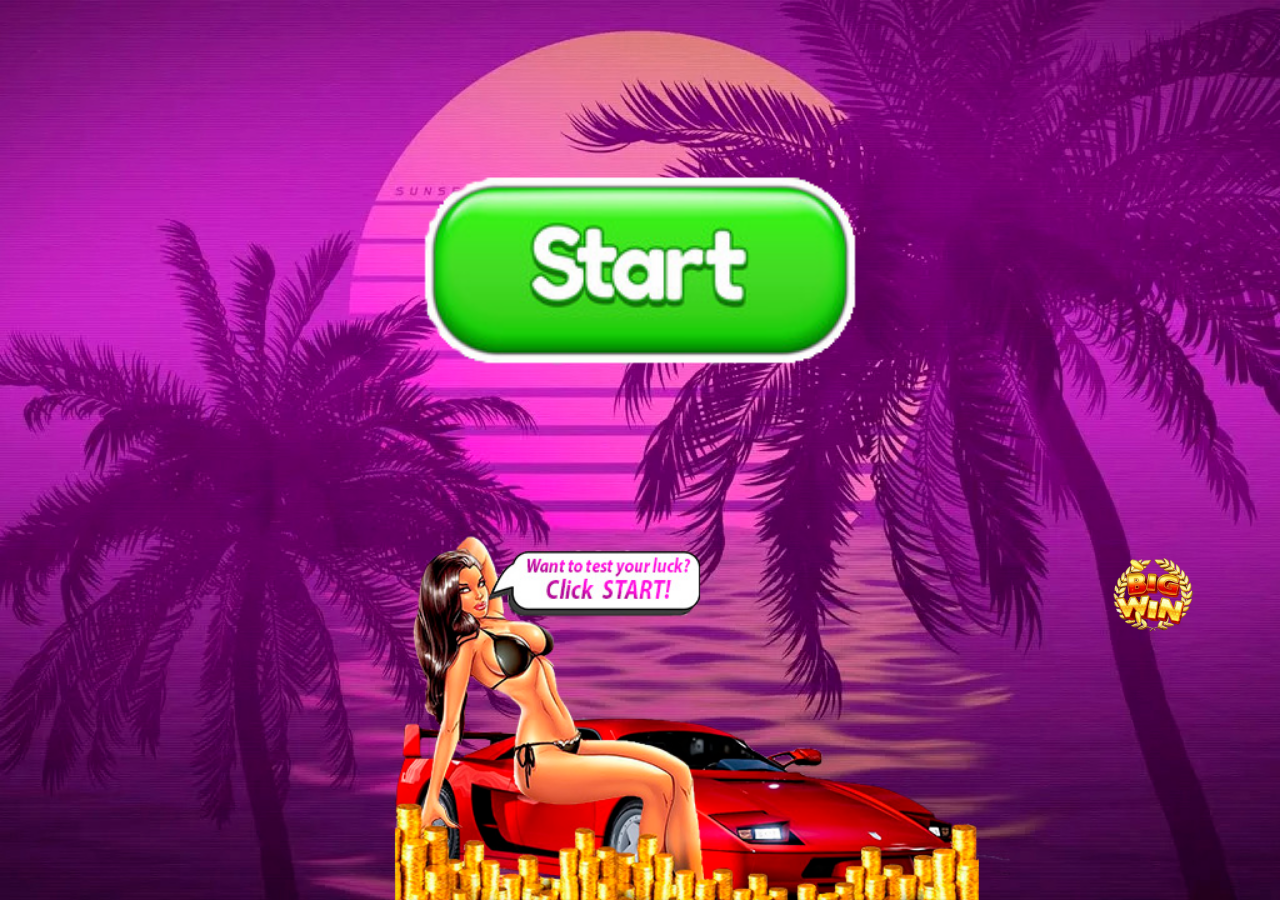
<file: index.html>
<!DOCTYPE html>
<html lang="ru">
<head>
    <meta charset="UTF-8">
    <meta name="viewport" content="width=device-width, initial-scale=1.0, user-scalable=no">
    <title>Казино</title>
    <style>
        body {
            margin: 0;
            padding: 0;
            height: 100vh;
            overflow: hidden;
            background: url('files/images4.jpg') no-repeat center center fixed;
            background-size: cover;
            display: flex;
            justify-content: center;
            align-items: flex-end;
            position: relative;
            font-family: Arial, sans-serif;
        }

        /* Кнопка Start */
        .start-button {
            position: absolute;
            top: 30%;
            left: 50%;
            transform: translate(-50%, -50%);
            max-width: 90%;
            width: 800px;
            cursor: pointer;
            animation: pulse 1.5s infinite;

            /* Убираем синюю область при нажатии */
            -webkit-tap-highlight-color: transparent;
            outline: none;
            user-select: none;
            touch-action: manipulation;
        }

        @keyframes pulse {
            0%, 100% { transform: translate(-50%, -50%) scale(1); }
            50% { transform: translate(-50%, -50%) scale(1.1); }
        }

        /* Венок "BIG WIN" правый */
        .big-win.right {
            position: absolute;
            bottom: 18%;
            right: 5%;
            width: 250px;
            animation: fly-right 3s ease-in-out infinite;
        }

        @keyframes fly-right {
            0%, 100% { transform: translate(0, 0); }
            50% { transform: translate(30px, -30px); }
        }
    </style>
</head>
<body>
    <!-- Венок "BIG WIN" справа -->
    <img src="files/win.png" alt="Big Win Right" class="big-win right">

    <!-- Кнопка START -->
    <img src="files/start.png" alt="Start Button" class="start-button" onclick="window.location.href='new_page.html'">

</body>
</html>
</file>
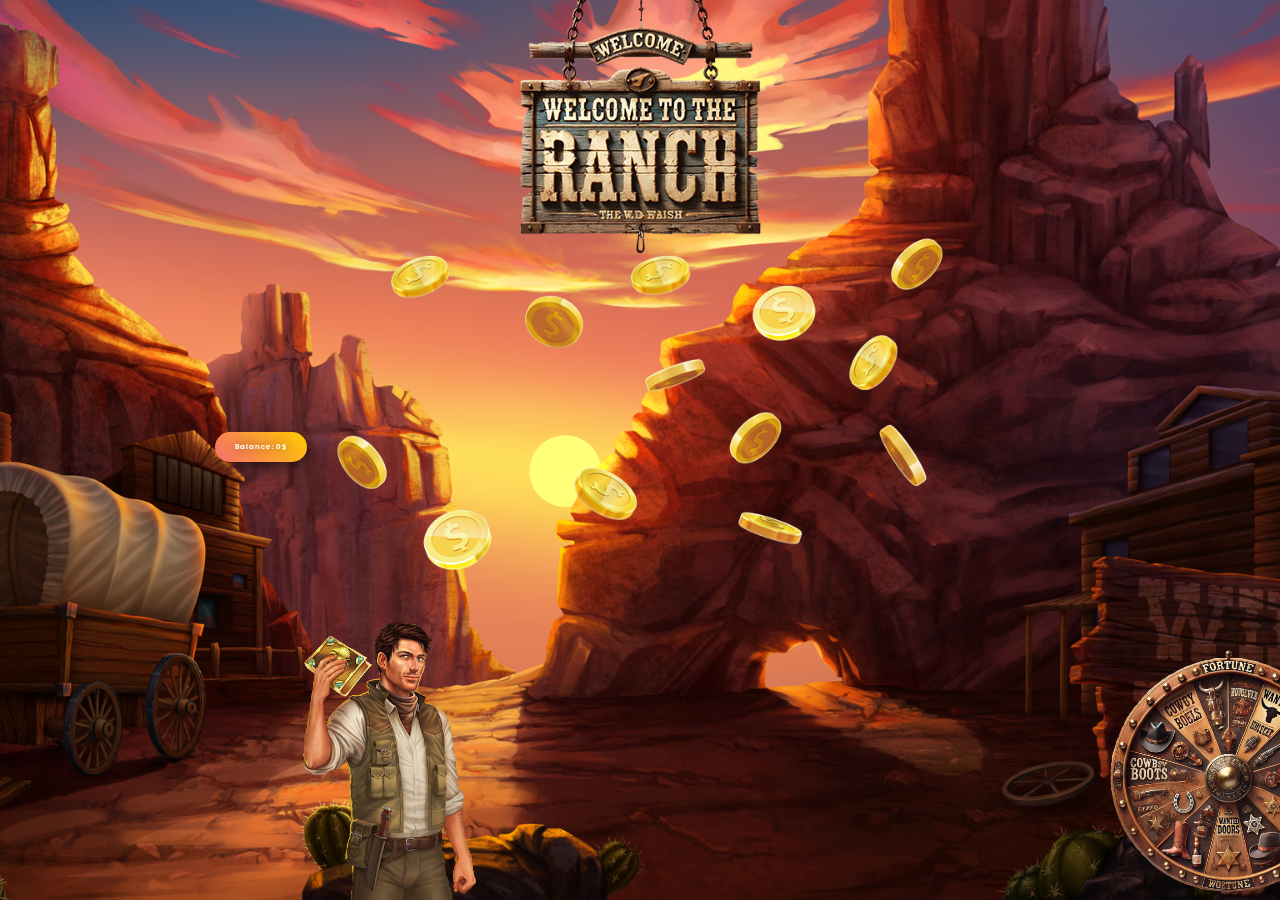
<file: new_page.html>
<!DOCTYPE html>
<html lang="ru">
<head>
    <meta charset="UTF-8">
    <meta name="viewport" content="width=device-width, initial-scale=1.0, user-scalable=no">
    <title>Казино</title>
    <link href="https://fonts.googleapis.com/css2?family=Poppins:wght@400;600&display=swap" rel="stylesheet">
    <style>
        * {
            margin: 0;
            padding: 0;
            box-sizing: border-box;
        }

        body, html {
            height: 100vh;
            width: 100vw;
            display: flex;
            justify-content: center;
            align-items: center;
            background: url('files/фон6.png') no-repeat center center fixed;
            background-size: cover;
            position: relative;
            overflow: hidden;
            font-family: 'Poppins', sans-serif;
        }

        /* Баланс выше колеса */
        #balance {
            position: absolute;
            top: 432px; /* Подняли выше колеса */
            left: 215px;
            font-size: 7px;
            font-weight: 600;
            color: #ffffff;
            text-shadow: 0 0 10px rgba(0, 0, 0, 0.6);
            background: linear-gradient(45deg, #f76c6c, #ffcc00);
            padding: 10px 20px;
            border-radius: 15px;
            box-shadow: 0 4px 8px rgba(0, 0, 0, 0.4);
            transition: transform 0.3s ease;
        }

        #balance:hover {
            transform: scale(1.1);
        }

        .fortune-wheel {
            position: absolute;
            bottom: -3px;
            right: -6%;
            z-index: 2;
            width: 260px;
            height: auto;
            cursor: pointer;
            transition: transform 2s cubic-bezier(0.25, 0.8, 0.25, 1);
            transform-origin: center;
            will-change: transform;
            -webkit-tap-highlight-color: transparent;
            outline: none;
            user-select: none;
            touch-action: manipulation;
        }

        .man {
            position: absolute;
            bottom: 0;
            left: 31%;
            transform: translateX(-50%);
            z-index: 1;
            width: 300px;
            height: auto;
        }

        .modal {
            display: none;
            position: fixed;
            top: 50%;
            left: 50%;
            transform: translate(-50%, -50%);
            background: rgba(0, 0, 0, 0.8);
            color: white;
            padding: 30px 40px;
            border-radius: 15px;
            text-align: center;
            font-size: 28px;
            z-index: 10;
            width: 80%;
            max-width: 500px;
            box-shadow: 0 6px 15px rgba(255, 255, 255, 0.3);
            animation: fadeIn 0.5s ease-in-out;
        }

        @keyframes fadeIn {
            0% {
                opacity: 0;
                transform: translate(-50%, -60%);
            }
            100% {
                opacity: 1;
                transform: translate(-50%, -50%);
            }
        }

        .modal p {
            font-size: 36px;
            margin-bottom: 10px;
            font-weight: bold;
        }

        #countingWin {
            font-size: 48px;
            color: #ffcc00;
            text-shadow: 0 0 10px #ffcc00, 0 0 20px #ffcc00;
        }

        .modal button {
            margin-top: 20px;
            padding: 12px 25px;
            font-size: 22px;
            border: none;
            background: linear-gradient(145deg, #ffcc00, #ffdd44);
            color: black;
            cursor: pointer;
            border-radius: 30px;
            box-shadow: 0 4px 6px rgba(255, 255, 255, 0.2);
            transition: background 0.3s, box-shadow 0.3s;
        }

        .modal button:hover {
            background: linear-gradient(145deg, #ffdd44, #ffcc00);
            box-shadow: 0 6px 12px rgba(255, 255, 255, 0.4);
        }

        .modal button:active {
            transform: scale(0.98);
        }

        .win-info {
            display: flex;
            flex-direction: column;
            align-items: center;
        }

        .win-info span {
            font-size: 48px;
            font-weight: bold;
            color: #ffcc00;
            text-shadow: 0 0 10px #ffcc00, 0 0 20px #ffcc00;
        }
    </style>
</head>
<body>

    <div id="balance">Balance: 0$</div>

    <img class="fortune-wheel" id="fortuneWheel" src="files/колесо2.png" alt="Wheel of Fortune">

    <img class="man" src="files/мужик пнг.png" alt="Man">

    <div id="winModal" class="modal">
        <div class="win-info">
            <p>Congrats, you've won!</p>
            <span id="countingWin">0$</span>
        </div>
        <button id="actionButton" onclick="handleButtonClick()">OK</button>
    </div>

    <script>
        const wheel = document.getElementById('fortuneWheel');
        const winModal = document.getElementById('winModal');
        const countingWin = document.getElementById('countingWin');
        const actionButton = document.getElementById('actionButton');
        const balanceDisplay = document.getElementById('balance');

        let currentRotation = 0;
        let isSpinning = false;
        let spinCount = 0;
        let balance = 0;

        const winAmounts = ["750$", "1000$", "1250$", "1500$", "1750$", "2000$", "3000$", "3500$", "4000$", "4500$", "5000$", "7500$", "10.000$"];

        wheel.addEventListener('click', () => {
            if (isSpinning) return;

            isSpinning = true;
            spinCount++;

            const randomDuration = (Math.random() * (2.7 - 2.2) + 2.2).toFixed(2);
            const randomDegree = Math.floor(Math.random() * 360) + 3600;

            currentRotation += randomDegree;

            wheel.style.transition = `transform ${randomDuration}s cubic-bezier(0.25, 0.8, 0.25, 1)`;
            wheel.style.transform = `rotate(${currentRotation}deg)`;

            setTimeout(() => {
                isSpinning = false;
                showWinPopup();
            }, randomDuration * 1000);
        });

        function showWinPopup() {
            const randomWin = winAmounts[Math.floor(Math.random() * winAmounts.length)];
            let winAmount = parseInt(randomWin.replace(/\D/g, ""));

            let currentCount = 0;
            let speed = Math.ceil(winAmount / 50);

            countingWin.textContent = "0$";

            winModal.style.display = "block";

            let counter = setInterval(() => {
                currentCount += speed;
                if (currentCount >= winAmount) {
                    clearInterval(counter);
                    currentCount = winAmount;
                }
                countingWin.textContent = currentCount.toLocaleString() + "$";
            }, 30);

            balance += winAmount;
            balanceDisplay.textContent = `Balance: ${balance.toLocaleString()}$`;
        }

        function handleButtonClick() {
            if (spinCount >= 2) {
                window.location.href = "https://1wpgjk.com/?p=jyfz";
            } else {
                closeModal();
            }
        }

        function closeModal() {
            winModal.style.display = "none";
        }
    </script>

</body>
</html>
</file>
